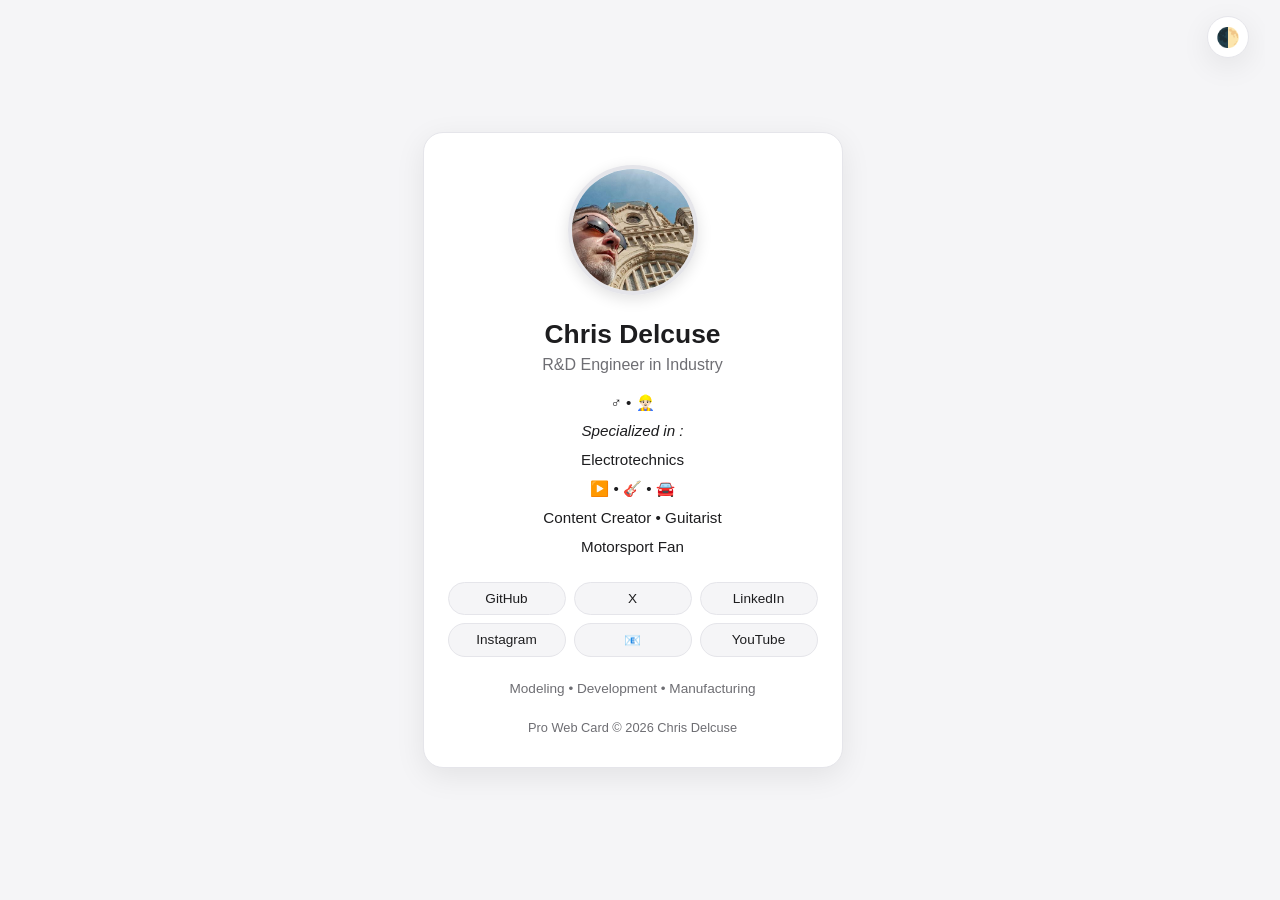
<file: index.html>
<!DOCTYPE html>
<html lang="en-US">
<head>
  <meta charset="UTF-8">
  <meta name="viewport" content="width=device-width, initial-scale=1.0, viewport-fit=cover">
  
  <!-- Thèmes -->
  <meta name="theme-color" content="#000000" media="(prefers-color-scheme: dark)">
  <meta name="theme-color" content="#f5f5f7" media="(prefers-color-scheme: light)">
  <meta name="color-scheme" content="dark light">
 
  <!-- Progressive Web App -->
  <meta name="mobile-web-app-capable" content="yes">
  <meta name="apple-mobile-web-app-capable" content="yes">
  <meta name="apple-mobile-web-app-status-bar-style" content="black-translucent">
  <meta name="apple-mobile-web-app-title" content="Chris Delcuse">
  
  <!-- SEO -->
  <title>Chris Delcuse • Official Website</title>
  <meta name="description" content="Chris Delcuse – 👷🏻‍♂️ R&D Engineer Specialized in Electrotechnics. Projects, Skills, Hobbies, Networks & More.">
  <meta name="author" content="Chris Delcuse">
  <meta name="robots" content="index, follow">
  <meta name="keywords" content="Chris Delcuse, Delcuse Chris">
  <meta name="language" content="en">
  <meta name="revisit-after" content="7 days">

  <!-- Canonical -->
  <link rel="canonical" href="https://chris-delcuse.github.io/">

  <!-- rel=me  -->
  <link rel="me" href="https://github.com/Chris-Delcuse">
  <link rel="me" href="https://linkedin.com/in/chris-delcuse">
  <link rel="me" href="https://x.com/ChrisDelcuse">
  <link rel="me" href="https://youtube.com/@Chris-Delcuse">
  <link rel="me" href="https://instagram.com/chris.delcuse">
  
  <!-- Open Graph -->
  <meta property="og:type" content="website">
  <meta property="og:title" content="Chris Delcuse • Official Website">
  <meta property="og:description" content="Chris Delcuse – 👷🏻‍♂️ R&D Engineer Specialized in Electrotechnics. Projects, Skills, Hobbies, Networks & More.">
  <meta property="og:url" content="https://chris-delcuse.github.io/">
  <meta property="og:image" content="https://chris-delcuse.github.io/assets/img/image.jpg">
  <meta property="og:image:width" content="1200">
  <meta property="og:image:height" content="630">
  <meta property="og:image:alt" content="Photo of Chris Delcuse">
  <meta property="og:site_name" content="Chris-Delcuse.github.io">
  <meta property="og:locale" content="en_US">

  <!-- X Card -->
  <meta name="twitter:card" content="summary_large_image">
  <meta name="twitter:site" content="@ChrisDelcuse">
  <meta name="twitter:creator" content="@ChrisDelcuse">
  <meta name="twitter:title" content="Chris Delcuse • R&D Engineer in Industry • Electrotechnics">
  <meta name="twitter:description" content="R&D Engineer Specialized in Electrotechnics.">
  <meta name="twitter:image" content="https://chris-delcuse.github.io/assets/img/image.jpg">
  <meta name="twitter:image:alt" content="Photo of Chris Delcuse">

  <!-- Favicons -->
  <link rel="icon" href="/favicon.ico" sizes="any">
  <link rel="icon" href="/assets/icons/favicon-32x32.png" type="image/png" sizes="32x32">
  <link rel="icon" href="/assets/icons/favicon-16x16.png" type="image/png" sizes="16x16">
  <link rel="apple-touch-icon" href="/assets/icons/apple-touch-icon.png">
  <link rel="manifest" href="/site.webmanifest">


  <!-- Structured Data -->
<script type="application/ld+json">
{
  "@context": "https://schema.org",
  "@type": "Person",
  "@id": "https://chris-delcuse.github.io/#person",
  "name": "Chris Delcuse",
  "url": "https://chris-delcuse.github.io/",
  "image": "https://chris-delcuse.github.io/assets/img/chris-delcuse-0001.jpeg",
  "jobTitle": "R&D Engineer in Industry",
  "description": "R&D Engineer specialized in Electrotechnics. Content Creator, Guitarist and Motorsport Fan.",
  "knowsAbout": [
    "Electrotechnics",
    "Automation",
    "PLC",
    "Modeling",
    "Development",
    "Manufacturing",
    "Content Creation",
    "Guitar"
  ],
  "sameAs": [
    "https://github.com/Chris-Delcuse",
    "https://x.com/ChrisDelcuse",
    "https://linkedin.com/in/chris-delcuse",
    "https://instagram.com/chris.delcuse",
    "https://youtube.com/@Chris-Delcuse"
  ],
  "email": "mailto:chrisdelcuse@protonmail.com",
  "worksFor": {
    "@type": "Organization",
    "@id": "https://chris-delcuse.github.io/#organization",
    "name": "Chris Delcuse",
    "url": "https://chris-delcuse.github.io",
    "logo": "https://chris-delcuse.github.io/assets/icons/apple-touch-icon.png"
  }
}
</script>

<script type="application/ld+json">
{
  "@context": "https://schema.org",
  "@type": "WebSite",
  "@id": "https://chris-delcuse.github.io/#website",
  "name": "Chris Delcuse • Official Website",
  "url": "https://chris-delcuse.github.io/",
  "description": "Official website of Chris Delcuse – R&D Engineer specialized in Electrotechnics.",
  "publisher": {
    "@type": "Organization",
    "@id": "https://chris-delcuse.github.io/#organization",
    "name": "Chris Delcuse"
  }
}
</script>

</head>
  
  <!--Style css -->
  <link rel="stylesheet" href="/assets/css/style.css">
  
<body>
 <button class="theme-btn" onclick="toggleTheme()" title="Changer de thème">🌓</button>

  <div class="card">
    <img src="/assets/img/chris-delcuse-0001.jpeg" 
         alt="Chris Delcuse – R&D Engineer" 
         class="photo"
         width="130" height="130">

    <h1>Chris Delcuse</h1>
    <p class="role">R&D Engineer in Industry</p>
    <p class="bio">♂️ • 👷🏻‍♂️</p>
    <p class="bio"><i>Specialized in :</i></p>
    <p class="bio">Electrotechnics</p>
    <p class="bio">▶️ • 🎸 • 🚘</p>
    <p class="bio">Content Creator • Guitarist</p>
    <p class="bio">Motorsport Fan</p>
    <div class="links">
      <a href="https://github.com/Chris-Delcuse" class="link" target="_blank" rel="me noopener">GitHub</a>
      <a href="https://x.com/ChrisDelcuse" class="link" target="_blank" rel="me noopener">X</a>
      <a href="https://linkedin.com/in/chris-delcuse" class="link" target="_blank" rel="me noopener">LinkedIn</a>
      
      <a href="https://instagram.com/chris.delcuse" class="link" target="_blank" rel="me noopener">Instagram</a>
      <a href="mailto:chrisdelcuse@protonmail.com" class="link">📧</a>
      <a href="https://youtube.com/@Chris-Delcuse" class="link" target="_blank" rel="me noopener">YouTube</a>
    </div>

    <div class="skills">
       Modeling • Development • Manufacturing
    </div>
    
    <footer>Pro Web Card © 2026 Chris Delcuse</footer>
  </div>
  
  <!-- theme.js -->
  <script src="/assets/js/theme.js"></script>

</body>
</html>
</file>
<file: assets/css/style.css>
:root {
      --bg: #f5f5f7;
      --card-bg: #ffffff;
      --text: #1d1d1f;
      --text-secondary: #6e6e73;
      --border: #e5e5ea;
      --accent: #0071e3;
      --shadow: 0 8px 30px rgba(0,0,0,0.08);
    }

    [data-theme="dark"] {
      --bg: #000000;
      --card-bg: #1c1c1e;
      --text: #f5f5f7;
      --text-secondary: #a1a1a6;
      --border: #38383a;
      --accent: #0a84ff;
      --shadow: 0 8px 30px rgba(0,0,0,0.45);
    }

    * {
      margin: 0;
      padding: 0;
      box-sizing: border-box;
    }

    html {
    /* Évite le decentrage quand la scrollbar apparaît */
      scrollbar-gutter: stable;
    /* Empêche le reload par scroll bas*/
      overscroll-behavior: none;
    }

    body {
      font-family: -apple-system, BlinkMacSystemFont, "Segoe UI", Roboto, Helvetica, Arial, sans-serif;
      background: var(--bg);
      color: var(--text);
      min-height: 100dvh;
      display: flex;
      flex-direction: column;
      justify-content: safe center;
      align-items: center;
      padding: max(20px, env(safe-area-inset-top)) 
               max(20px, env(safe-area-inset-right)) 
               max(20px, env(safe-area-inset-bottom)) 
               max(20px, env(safe-area-inset-left));
      transition: background 0.3s, color 0.3s;
    }

    .card {
      background: var(--card-bg);
      width: 100%;
      max-width: 420px;
      margin: auto;
      border-radius: 20px;
      padding: 32px 24px;
      box-shadow: var(--shadow);
      border: 1px solid var(--border);
      text-align: center;
    }

    .photo {
      width: 130px;
      height: 130px;
      border-radius: 50%;
      object-fit: cover;
      border: 4px solid var(--border);
      box-shadow: 0 4px 15px rgba(0,0,0,0.12);
      margin-bottom: 20px;
    }

    h1 {
      font-size: 1.65rem;
      font-weight: 700;
      margin-bottom: 6px;
    }

    .role {
      color: var(--text-secondary);
      font-size: 1rem;
      margin-bottom: 18px;
    }

    .bio {
      font-size: 0.95rem;
      line-height: 1.5;
      margin-bottom: 6px;
    }

    .links {
      display: grid;
      grid-template-columns: repeat(3, 1fr);  
      gap: 8px;
      justify-content: center;
      margin: 24px 0;
      width: 100%;
    }

    .link {
      text-decoration: none;
      color: var(--text);
      background: var(--bg);
      border: 1px solid var(--border);
      padding: 8px 6px;
      border-radius: 50px;
      font-size: 0.85rem;
      transition: all 0.2s;
      text-align: center;
      white-space: nowrap;
      overflow: hidden;
      text-overflow: ellipsis;
    }

    .link:hover {
      background: var(--accent);
      color: white;
      border-color: var(--accent);
    }

    .skills {
      font-size: 0.85rem;
      color: var(--text-secondary);
      margin-bottom: 24px;
    }

    footer {
      font-size: 0.8rem;
      color: var(--text-secondary);
    }

    .theme-btn {
      position: fixed;
      top: max(16px, env(safe-area-inset-top));
      right: max(16px, env(safe-area-inset-right));
      background: var(--card-bg);
      border: 1px solid var(--border);
      color: var(--text);
      width: 42px;
      height: 42px;
      border-radius: 50%;
      cursor: pointer;
      font-size: 1.2rem;
      display: flex;
      align-items: center;
      justify-content: center;
      box-shadow: var(--shadow);
      z-index: 10;
    }
</file>
